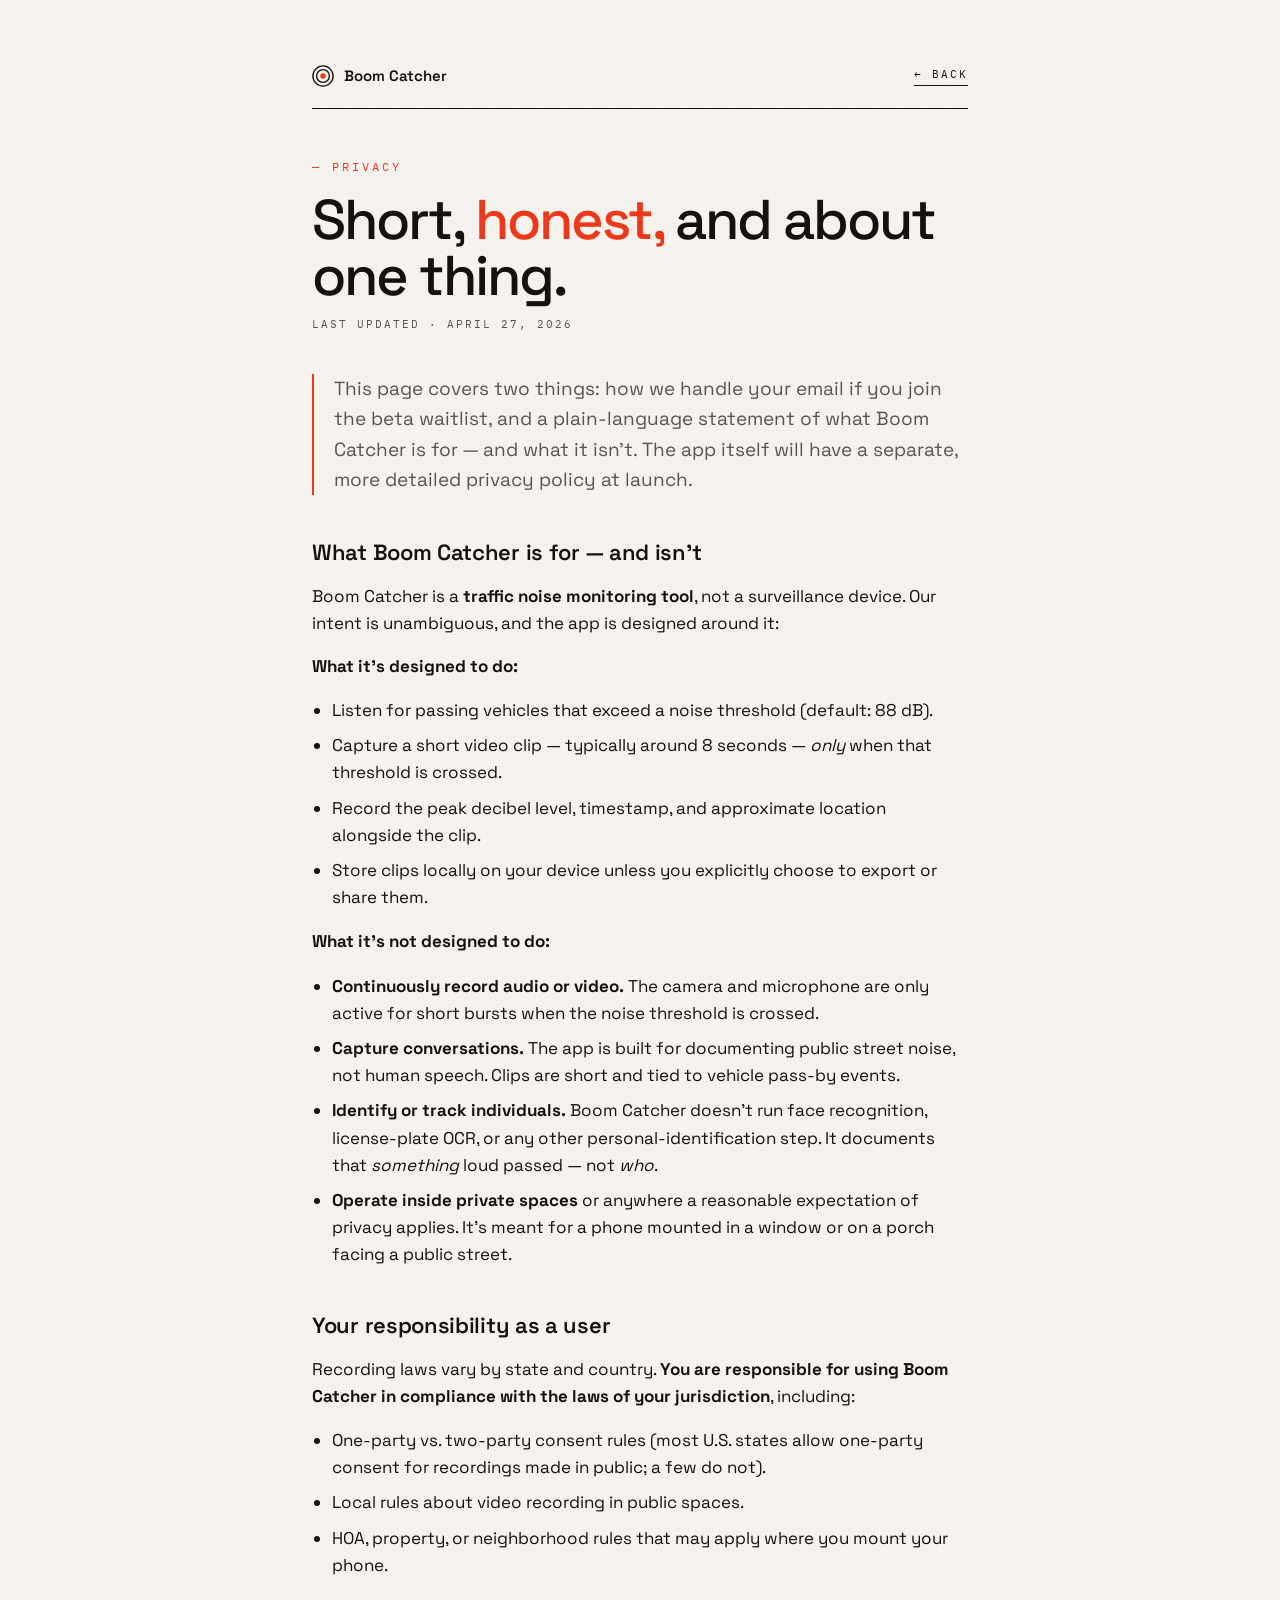
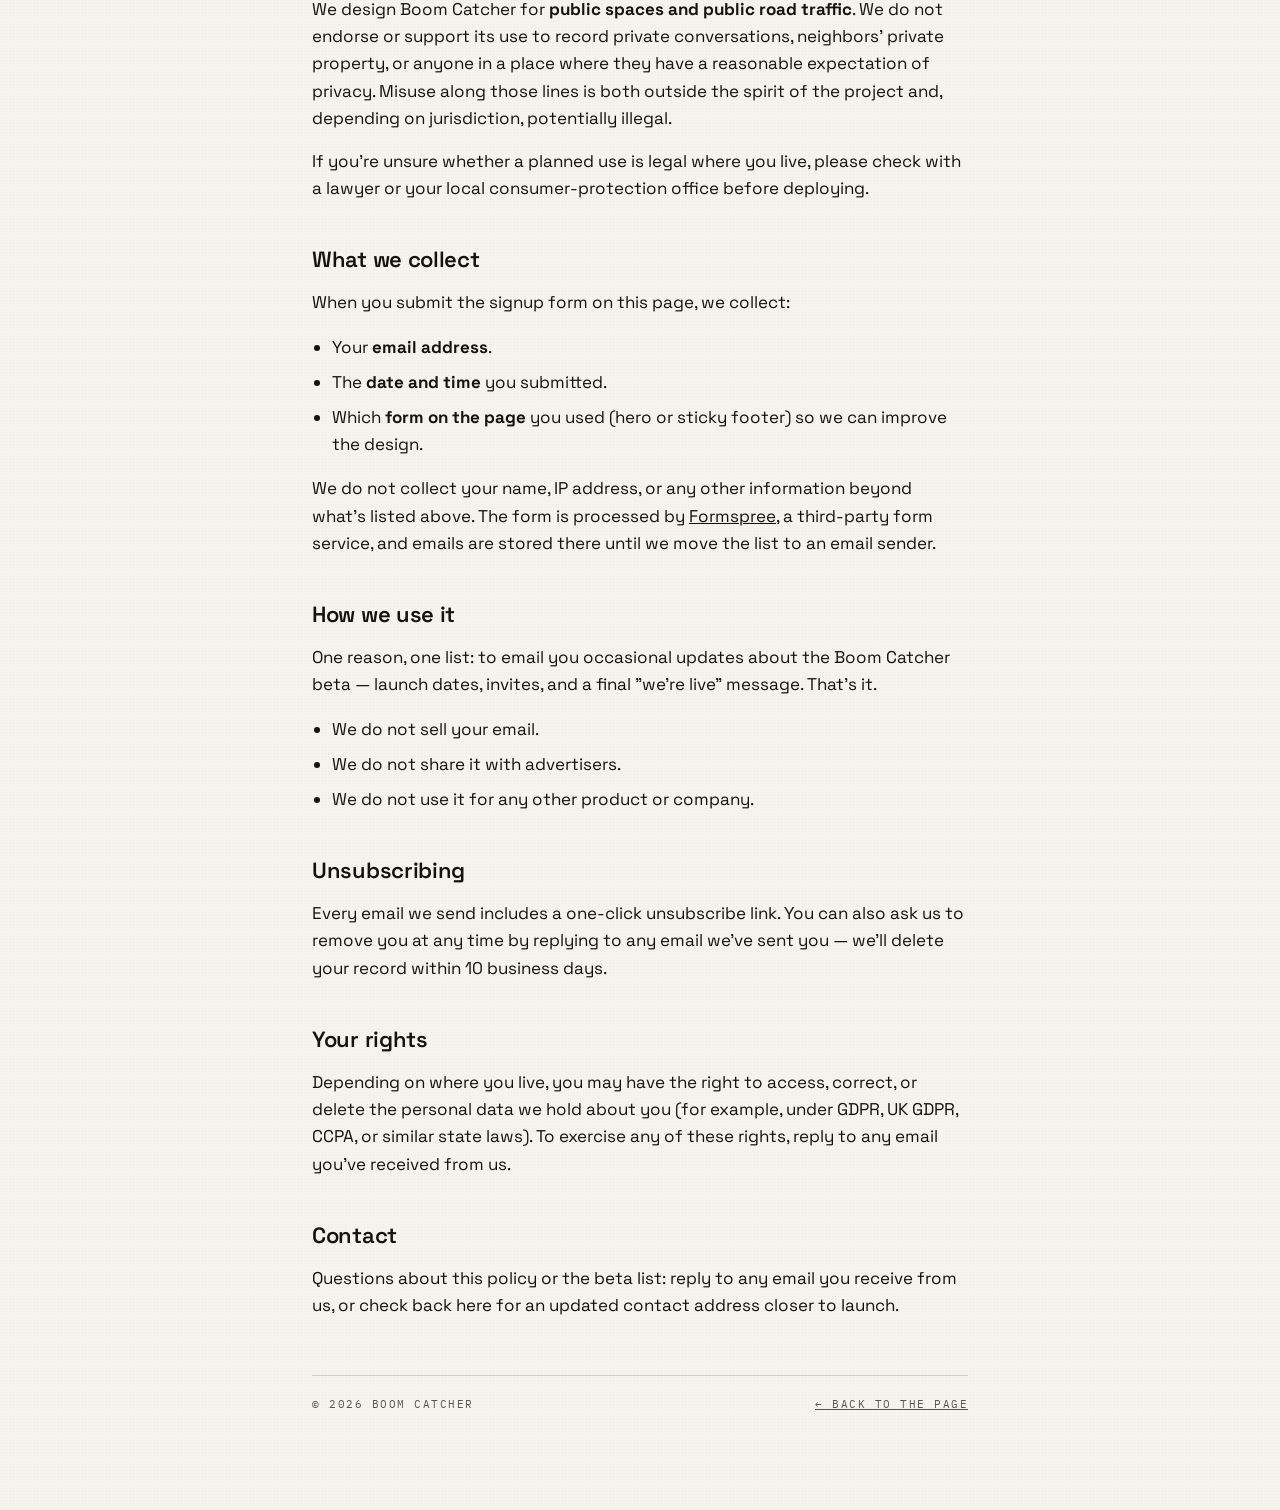
<file: privacy.html>
<!doctype html>
<html lang="en">
<head>
<meta charset="utf-8" />
<meta name="viewport" content="width=device-width, initial-scale=1" />
<title>Privacy — Boom Catcher</title>
<meta name="description" content="Privacy policy for the Boom Catcher landing page and beta waitlist.">
<link rel="canonical" href="https://boomcatcher.app/privacy">
<link rel="preconnect" href="https://fonts.googleapis.com">
<link rel="preconnect" href="https://fonts.gstatic.com" crossorigin>
<link href="https://fonts.googleapis.com/css2?family=Space+Grotesk:wght@400;500;600&family=Instrument+Serif:ital@0;1&family=IBM+Plex+Mono:wght@400;500&display=swap" rel="stylesheet">
<style>
  :root {
    --paper: oklch(0.965 0.008 80);
    --ink: oklch(0.18 0.01 60);
    --ink-dim: oklch(0.45 0.008 60);
    --rule: oklch(0.85 0.008 80);
    --accent: oklch(0.62 0.22 32);
  }
  * { box-sizing: border-box; }
  html, body { margin: 0; padding: 0; background: var(--paper); color: var(--ink); }
  body {
    font-family: "Space Grotesk", system-ui, sans-serif;
    -webkit-font-smoothing: antialiased;
    background-image: radial-gradient(rgba(0,0,0,0.025) 1px, transparent 1px);
    background-size: 3px 3px;
    line-height: 1.6;
  }
  .wrap { max-width: 720px; margin: 0 auto; padding: 64px 32px 96px; }
  header {
    display: flex; justify-content: space-between; align-items: center;
    border-bottom: 1px solid var(--ink);
    padding-bottom: 20px; margin-bottom: 48px;
  }
  .brand { display: flex; align-items: center; gap: 10px; text-decoration: none; color: inherit; }
  .brand-name { font-weight: 600; font-size: 15px; }
  .back {
    font-family: "IBM Plex Mono", monospace;
    font-size: 11px; letter-spacing: 2px; text-transform: uppercase;
    color: var(--ink); text-decoration: none;
    border-bottom: 1px solid var(--ink);
    padding-bottom: 2px;
  }
  .back:hover { color: var(--accent); border-color: var(--accent); }
  .kicker {
    font-family: "IBM Plex Mono", monospace;
    font-size: 12px; letter-spacing: 3px;
    color: var(--accent); text-transform: uppercase;
    margin-bottom: 16px;
  }
  h1 {
    font-family: "Space Grotesk", sans-serif;
    font-size: clamp(40px, 6vw, 56px);
    font-weight: 500; letter-spacing: -2px;
    line-height: 1; margin: 0 0 12px;
  }
  h1 em { font-style: normal; font-weight: inherit; color: var(--accent); }
  .meta {
    font-family: "IBM Plex Mono", monospace;
    font-size: 11px; letter-spacing: 2px;
    color: var(--ink-dim);
    text-transform: uppercase;
    margin-bottom: 40px;
  }
  h2 {
    font-family: "Space Grotesk", sans-serif;
    font-size: 22px; font-weight: 600; letter-spacing: -0.3px;
    margin: 40px 0 12px;
  }
  p { margin: 0 0 16px; font-size: 17px; color: var(--ink); }
  p.lead {
    font-size: 19px;
    color: var(--ink-dim);
    border-left: 2px solid var(--accent);
    padding-left: 20px;
    margin-bottom: 32px;
  }
  ul { font-size: 17px; padding-left: 20px; }
  li { margin-bottom: 8px; }
  a { color: var(--ink); }
  footer {
    border-top: 1px solid var(--rule);
    margin-top: 56px; padding-top: 20px;
    font-family: "IBM Plex Mono", monospace;
    font-size: 11px; letter-spacing: 1.5px;
    color: var(--ink-dim);
    text-transform: uppercase;
    display: flex; justify-content: space-between; gap: 16px; flex-wrap: wrap;
  }
</style>
</head>
<body>
<div class="wrap">
  <header>
    <a class="brand" href="/">
      <svg width="22" height="22" viewBox="0 0 24 24">
        <circle cx="12" cy="12" r="11" fill="none" stroke="currentColor" stroke-width="1.5"/>
        <circle cx="12" cy="12" r="7" fill="none" stroke="currentColor" stroke-width="1.5"/>
        <circle cx="12" cy="12" r="3" fill="var(--accent)"/>
      </svg>
      <span class="brand-name">Boom Catcher</span>
    </a>
    <a class="back" href="/">← Back</a>
  </header>

  <div class="kicker">— Privacy</div>
  <h1>Short, <em>honest,</em> and about one thing.</h1>
  <div class="meta">Last updated · April 27, 2026</div>

  <p class="lead">
    This page covers two things: how we handle your email if you join the beta waitlist, and a plain-language statement of what Boom Catcher is for &mdash; and what it isn't. The app itself will have a separate, more detailed privacy policy at launch.
  </p>

  <h2>What Boom Catcher is for &mdash; and isn't</h2>
  <p>
    Boom Catcher is a <strong>traffic noise monitoring tool</strong>, not a surveillance device. Our intent is unambiguous, and the app is designed around it:
  </p>
  <p><strong>What it's designed to do:</strong></p>
  <ul>
    <li>Listen for passing vehicles that exceed a noise threshold (default: 88 dB).</li>
    <li>Capture a short video clip &mdash; typically around 8 seconds &mdash; <em>only</em> when that threshold is crossed.</li>
    <li>Record the peak decibel level, timestamp, and approximate location alongside the clip.</li>
    <li>Store clips locally on your device unless you explicitly choose to export or share them.</li>
  </ul>
  <p><strong>What it's not designed to do:</strong></p>
  <ul>
    <li><strong>Continuously record audio or video.</strong> The camera and microphone are only active for short bursts when the noise threshold is crossed.</li>
    <li><strong>Capture conversations.</strong> The app is built for documenting public street noise, not human speech. Clips are short and tied to vehicle pass-by events.</li>
    <li><strong>Identify or track individuals.</strong> Boom Catcher doesn't run face recognition, license-plate OCR, or any other personal-identification step. It documents that <em>something</em> loud passed &mdash; not <em>who</em>.</li>
    <li><strong>Operate inside private spaces</strong> or anywhere a reasonable expectation of privacy applies. It's meant for a phone mounted in a window or on a porch facing a public street.</li>
  </ul>

  <h2>Your responsibility as a user</h2>
  <p>
    Recording laws vary by state and country. <strong>You are responsible for using Boom Catcher in compliance with the laws of your jurisdiction</strong>, including:
  </p>
  <ul>
    <li>One-party vs. two-party consent rules (most U.S. states allow one-party consent for recordings made in public; a few do not).</li>
    <li>Local rules about video recording in public spaces.</li>
    <li>HOA, property, or neighborhood rules that may apply where you mount your phone.</li>
  </ul>
  <p>
    We design Boom Catcher for <strong>public spaces and public road traffic</strong>. We do not endorse or support its use to record private conversations, neighbors' private property, or anyone in a place where they have a reasonable expectation of privacy. Misuse along those lines is both outside the spirit of the project and, depending on jurisdiction, potentially illegal.
  </p>
  <p>
    If you're unsure whether a planned use is legal where you live, please check with a lawyer or your local consumer-protection office before deploying.
  </p>

  <h2>What we collect</h2>
  <p>When you submit the signup form on this page, we collect:</p>
  <ul>
    <li>Your <strong>email address</strong>.</li>
    <li>The <strong>date and time</strong> you submitted.</li>
    <li>Which <strong>form on the page</strong> you used (hero or sticky footer) so we can improve the design.</li>
  </ul>
  <p>
    We do not collect your name, IP address, or any other information beyond what's listed above. The form is processed by <a href="https://formspree.io" target="_blank" rel="noopener">Formspree</a>, a third-party form service, and emails are stored there until we move the list to an email sender.
  </p>

  <h2>How we use it</h2>
  <p>
    One reason, one list: to email you occasional updates about the Boom Catcher beta — launch dates, invites, and a final "we're live" message. That's it.
  </p>
  <ul>
    <li>We do not sell your email.</li>
    <li>We do not share it with advertisers.</li>
    <li>We do not use it for any other product or company.</li>
  </ul>

  <h2>Unsubscribing</h2>
  <p>
    Every email we send includes a one-click unsubscribe link. You can also ask us to remove you at any time by replying to any email we've sent you — we'll delete your record within 10 business days.
  </p>

  <h2>Your rights</h2>
  <p>
    Depending on where you live, you may have the right to access, correct, or delete the personal data we hold about you (for example, under GDPR, UK GDPR, CCPA, or similar state laws). To exercise any of these rights, reply to any email you've received from us.
  </p>

  <h2>Contact</h2>
  <p>
    Questions about this policy or the beta list: reply to any email you receive from us, or check back here for an updated contact address closer to launch.
  </p>

  <footer>
    <span>© 2026 Boom Catcher</span>
    <span><a href="/" style="color:inherit; text-decoration: underline;">← Back to the page</a></span>
  </footer>
</div>
</body>
</html>
</file>
